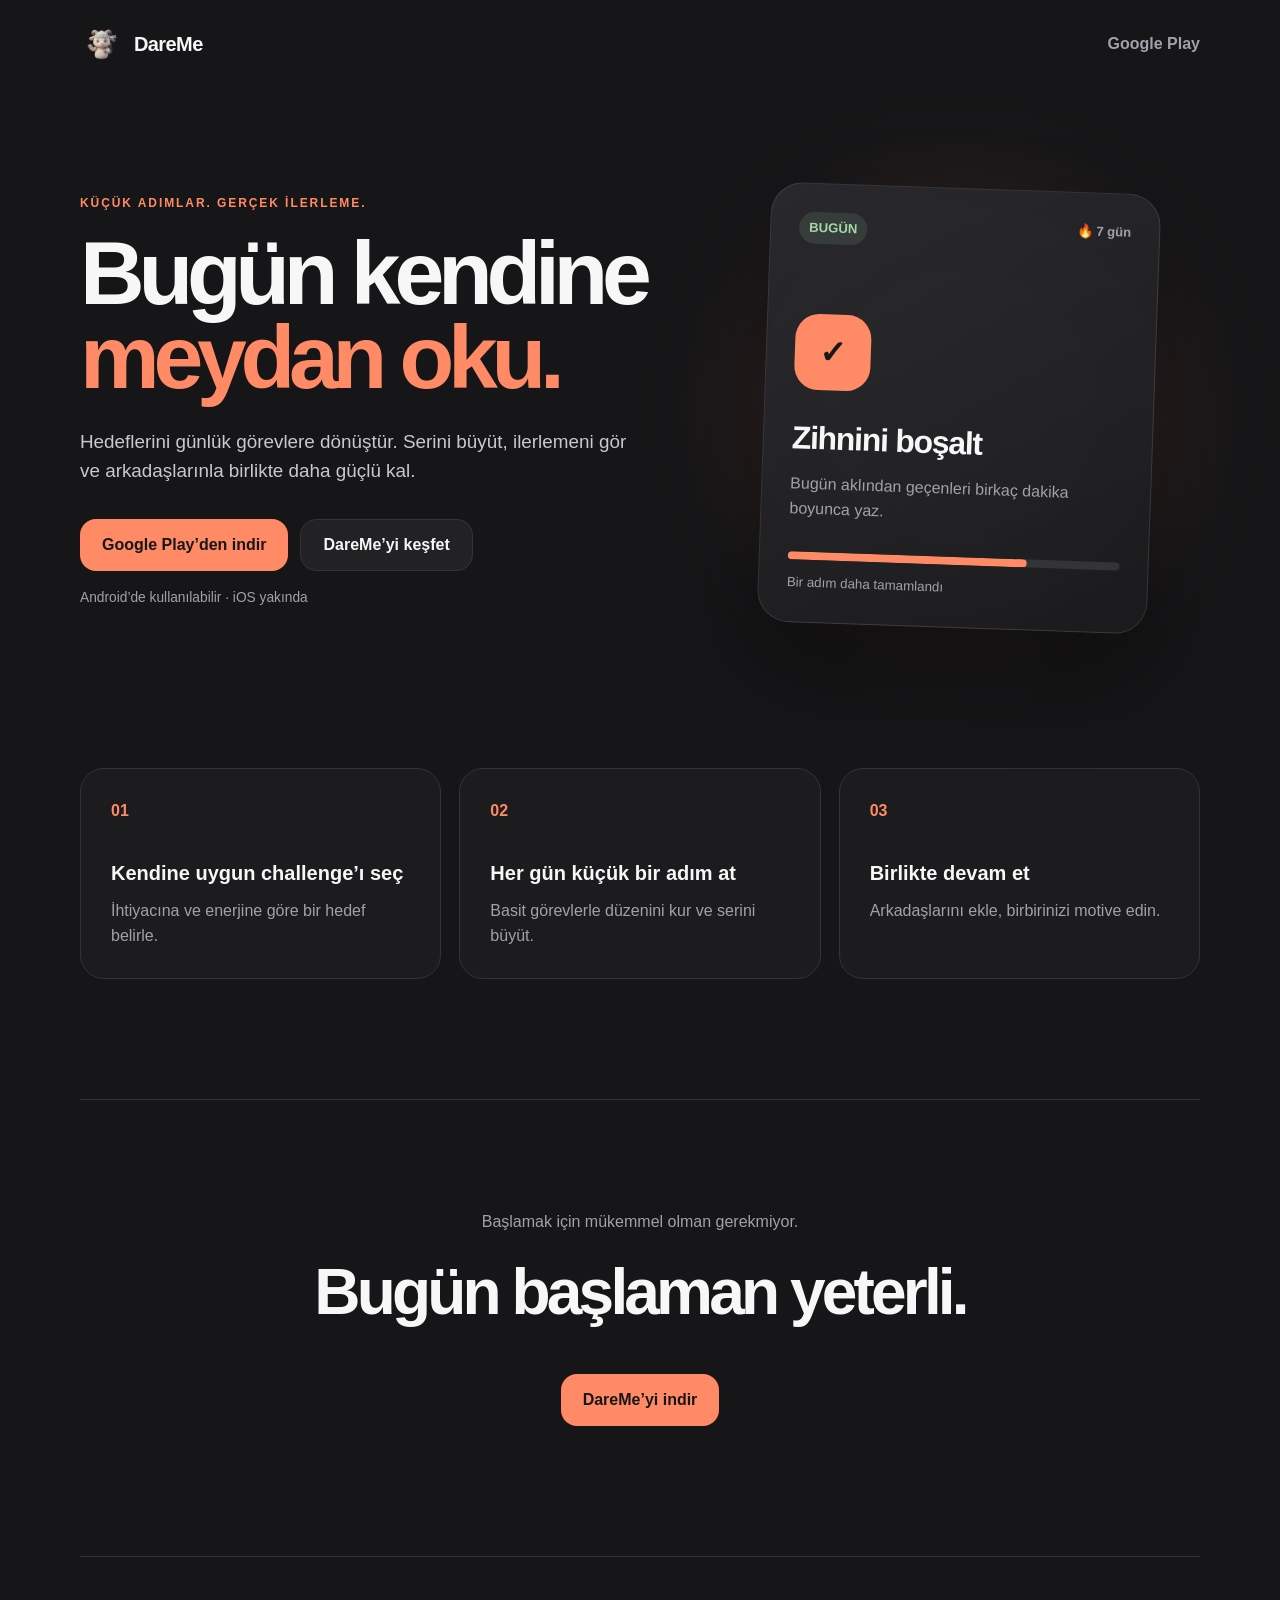
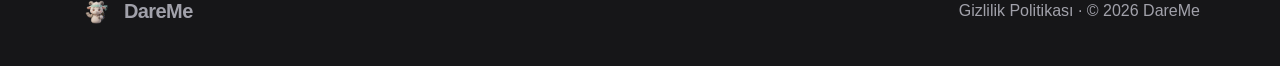
<file: index.html>
<!doctype html>
<html lang="tr">
<head>
  <meta charset="utf-8">
  <meta name="viewport" content="width=device-width, initial-scale=1">
  <meta name="theme-color" content="#161618">
  <meta name="description" content="DareMe ile hedeflerini günlük meydan okumalara dönüştür, serini koru ve arkadaşlarınla birlikte ilerle.">
  <title>DareMe — Bugün kendine meydan oku</title>
  <link rel="icon" href="/assets/app-icon.png">
  <link rel="stylesheet" href="/assets/site.css">
</head>
<body>
  <header class="nav shell">
    <a class="brand" href="/" aria-label="DareMe ana sayfa">
      <img src="/assets/app-icon.png" alt="" width="42" height="42">
      <span>DareMe</span>
    </a>
    <a class="nav-link" href="https://play.google.com/store/apps/details?id=com.menekseync.dareme">Google Play</a>
  </header>

  <main>
    <section class="hero shell">
      <div class="hero-copy">
        <p class="eyebrow">KÜÇÜK ADIMLAR. GERÇEK İLERLEME.</p>
        <h1>Bugün kendine<br><span>meydan oku.</span></h1>
        <p class="lead">Hedeflerini günlük görevlere dönüştür. Serini büyüt, ilerlemeni gör ve arkadaşlarınla birlikte daha güçlü kal.</p>
        <div class="actions">
          <a class="button primary" href="https://play.google.com/store/apps/details?id=com.menekseync.dareme">Google Play’den indir</a>
          <a class="button secondary" href="#features">DareMe’yi keşfet</a>
        </div>
        <p class="ios-note">Android’de kullanılabilir · iOS yakında</p>
      </div>
      <div class="hero-visual" aria-hidden="true">
        <div class="glow"></div>
        <div class="challenge-card">
          <div class="card-top"><span class="pill">BUGÜN</span><span>🔥 7 gün</span></div>
          <div class="challenge-icon">✓</div>
          <h2>Zihnini boşalt</h2>
          <p>Bugün aklından geçenleri birkaç dakika boyunca yaz.</p>
          <div class="progress"><span></span></div>
          <small>Bir adım daha tamamlandı</small>
        </div>
      </div>
    </section>

    <section id="features" class="features shell">
      <article><span>01</span><h2>Kendine uygun challenge’ı seç</h2><p>İhtiyacına ve enerjine göre bir hedef belirle.</p></article>
      <article><span>02</span><h2>Her gün küçük bir adım at</h2><p>Basit görevlerle düzenini kur ve serini büyüt.</p></article>
      <article><span>03</span><h2>Birlikte devam et</h2><p>Arkadaşlarını ekle, birbirinizi motive edin.</p></article>
    </section>

    <section class="closing shell">
      <p>Başlamak için mükemmel olman gerekmiyor.</p>
      <h2>Bugün başlaman yeterli.</h2>
      <a class="button primary" href="https://play.google.com/store/apps/details?id=com.menekseync.dareme">DareMe’yi indir</a>
    </section>
  </main>

  <footer class="shell">
    <div class="brand"><img src="/assets/app-icon.png" alt="" width="32" height="32"><span>DareMe</span></div>
    <p><a href="/privacy/">Gizlilik Politikası</a> · © <span id="year"></span> DareMe</p>
  </footer>
  <script>document.getElementById('year').textContent = new Date().getFullYear();</script>
</body>
</html>
</file>
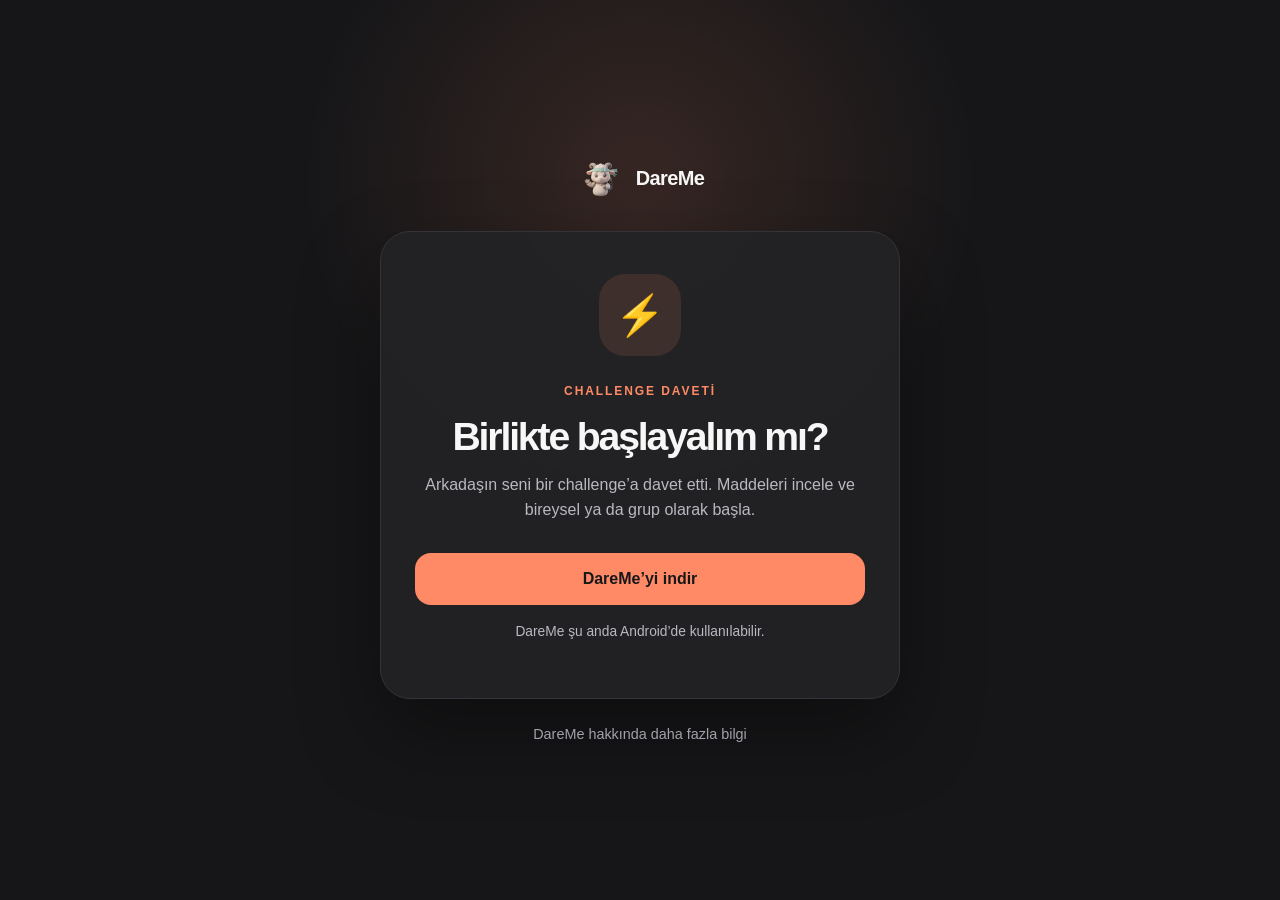
<file: challenge/index.html>
<!doctype html>
<html lang="tr">
<head>
  <meta charset="utf-8">
  <meta name="viewport" content="width=device-width, initial-scale=1">
  <meta name="theme-color" content="#161618">
  <meta name="robots" content="noindex">
  <title>DareMe — Challenge daveti</title>
  <link rel="icon" href="/assets/app-icon.png">
  <link rel="stylesheet" href="/assets/site.css">
</head>
<body class="invite-page">
  <main class="invite-shell">
    <a class="brand" href="/" aria-label="DareMe ana sayfa">
      <img src="/assets/app-icon.png" alt="" width="48" height="48">
      <span>DareMe</span>
    </a>
    <section class="invite-card">
      <div class="invite-icon">⚡</div>
      <p class="eyebrow">CHALLENGE DAVETİ</p>
      <h1 id="challenge-title">Birlikte başlayalım mı?</h1>
      <p id="challenge-description">Arkadaşın seni bir challenge’a davet etti. Maddeleri incele ve bireysel ya da grup olarak başla.</p>
      <a id="challenge-action" class="button primary wide" href="#">DareMe’de incele</a>
      <p id="platform-note" class="helper">Uygulama yüklü değilse Google Play’e yönlendirileceksin.</p>
    </section>
    <a class="home-link" href="/">DareMe hakkında daha fazla bilgi</a>
  </main>
  <script src="/assets/challenge-invite.js"></script>
</body>
</html>
</file>
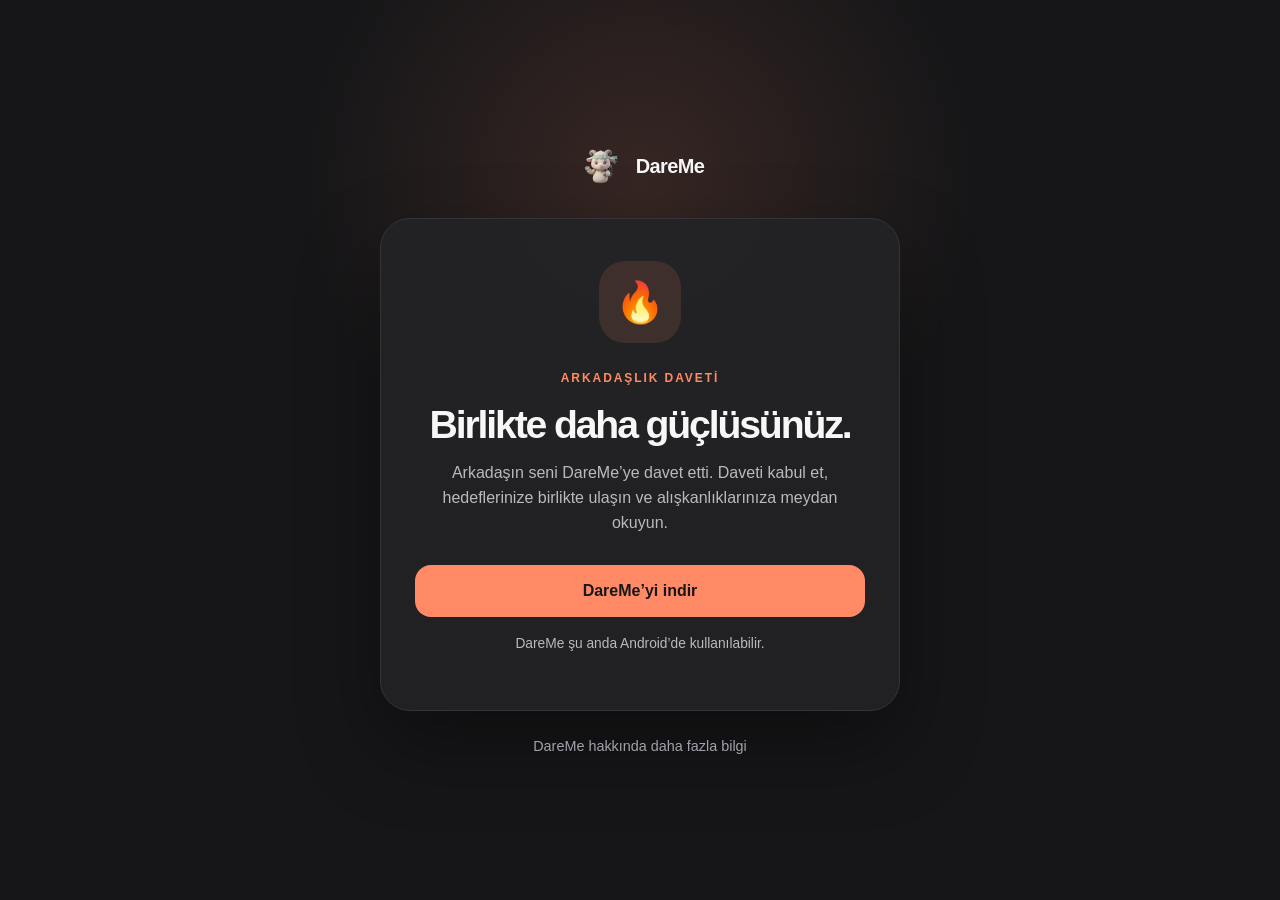
<file: friend/index.html>
<!doctype html>
<html lang="tr">
<head>
  <meta charset="utf-8">
  <meta name="viewport" content="width=device-width, initial-scale=1">
  <meta name="theme-color" content="#161618">
  <meta name="robots" content="noindex">
  <title>DareMe — Arkadaşlık daveti</title>
  <link rel="icon" href="/assets/app-icon.png">
  <link rel="stylesheet" href="/assets/site.css">
</head>
<body class="invite-page">
  <main class="invite-shell">
    <a class="brand" href="/" aria-label="DareMe ana sayfa">
      <img src="/assets/app-icon.png" alt="" width="48" height="48">
      <span>DareMe</span>
    </a>
    <section class="invite-card">
      <div class="invite-icon">🔥</div>
      <p class="eyebrow">ARKADAŞLIK DAVETİ</p>
      <h1>Birlikte daha güçlüsünüz.</h1>
      <p>Arkadaşın seni DareMe’ye davet etti. Daveti kabul et, hedeflerinize birlikte ulaşın ve alışkanlıklarınıza meydan okuyun.</p>
      <a id="invite-action" class="button primary wide" href="#">DareMe’de aç</a>
      <p id="platform-note" class="helper">Uygulama yüklü değilse Google Play’e yönlendirileceksin.</p>
    </section>
    <a class="home-link" href="/">DareMe hakkında daha fazla bilgi</a>
  </main>
  <script src="/assets/invite.js"></script>
</body>
</html>
</file>
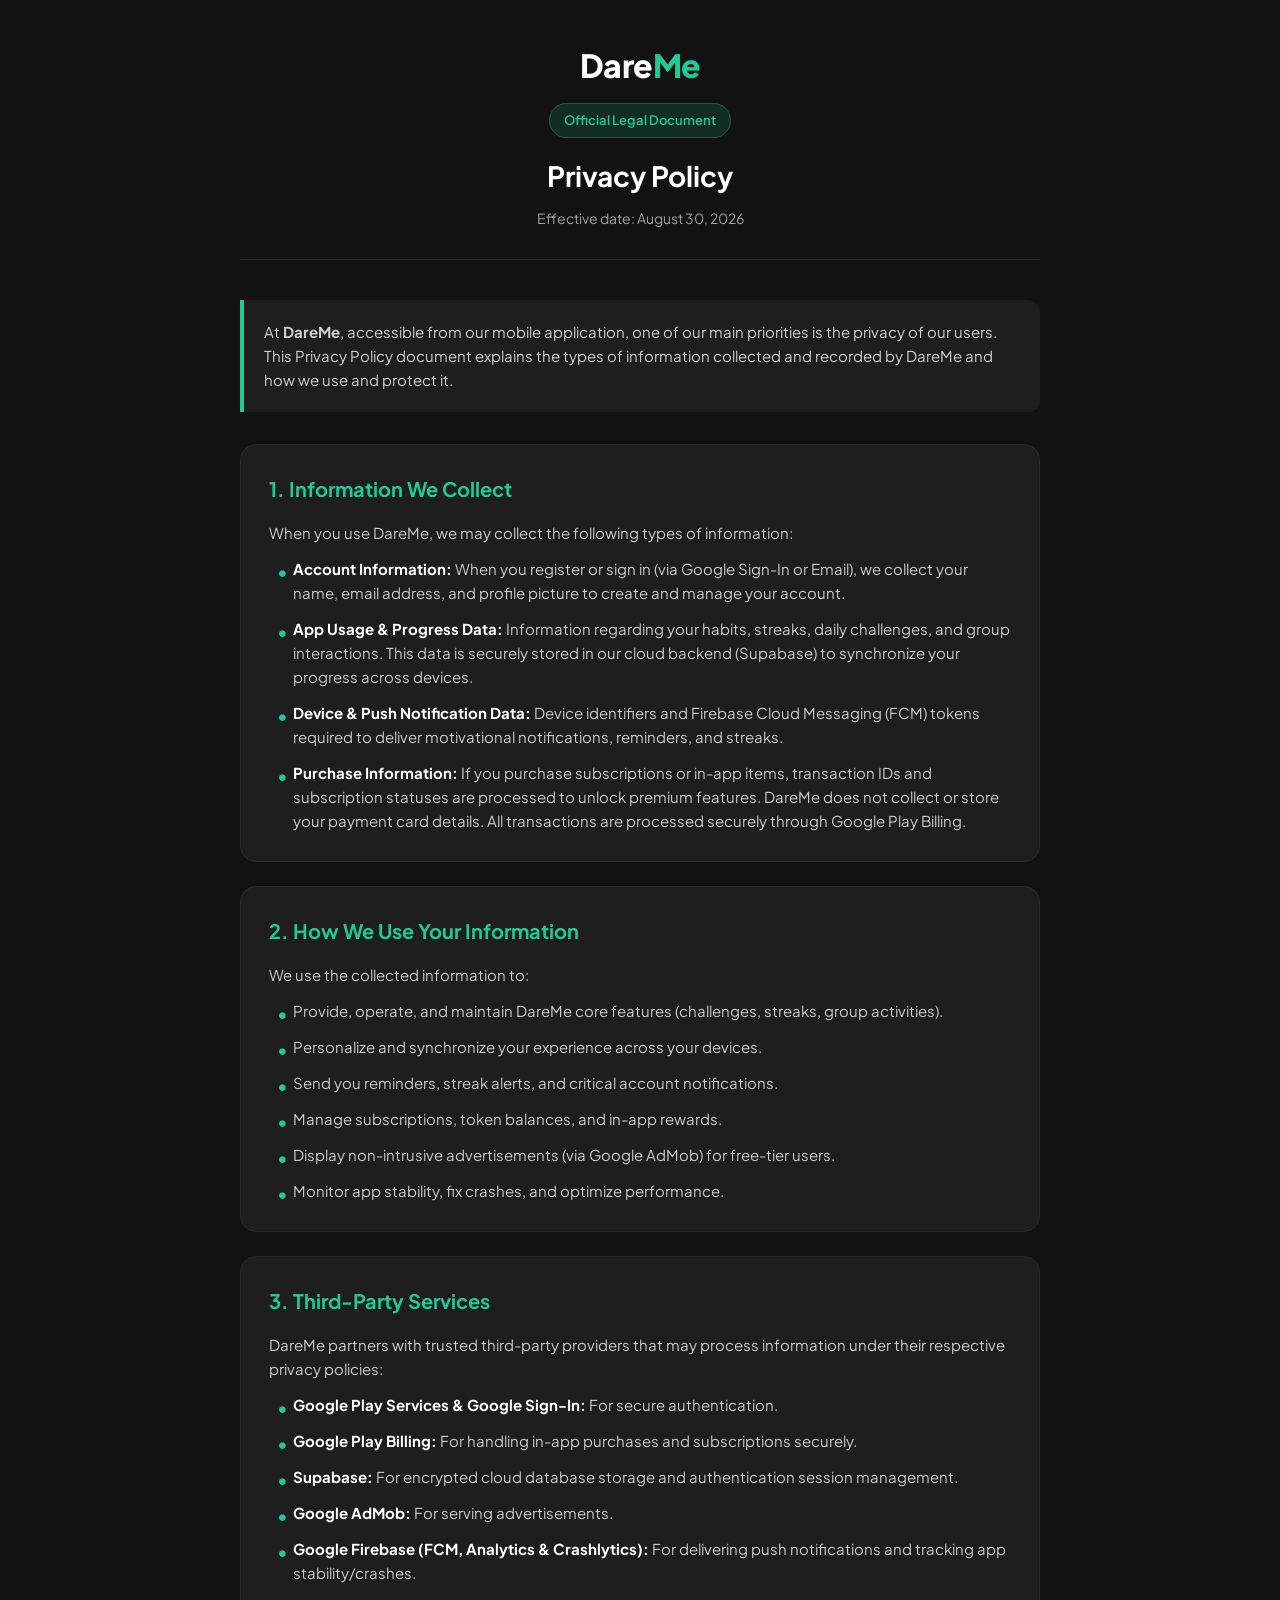
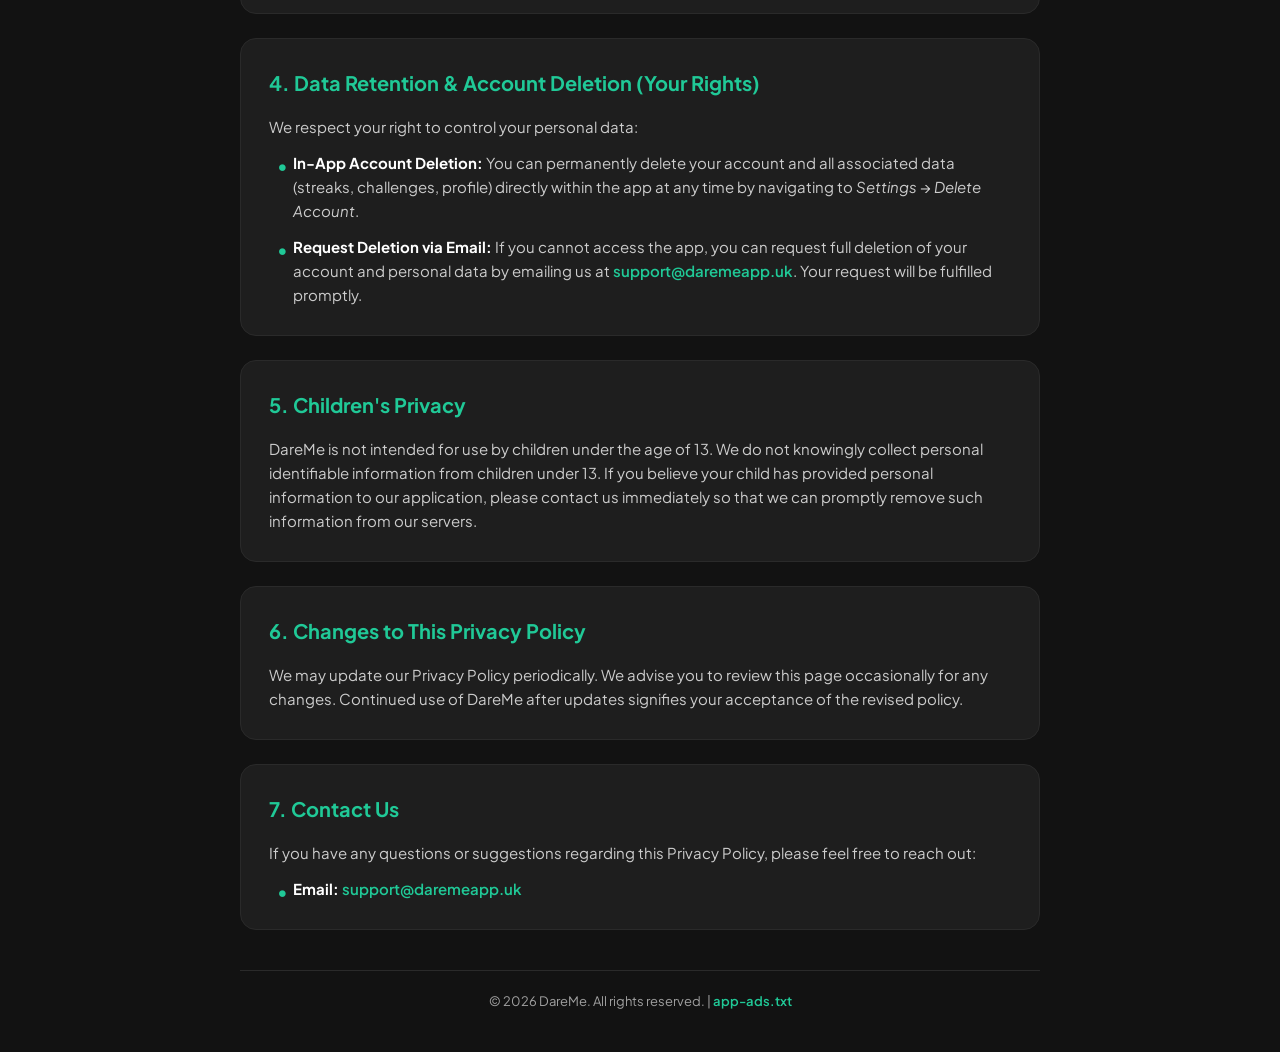
<file: privacy/index.html>
<!DOCTYPE html>
<html lang="en">
<head>
    <meta charset="UTF-8">
    <meta name="viewport" content="width=device-width, initial-scale=1.0">
    <title>Privacy Policy - DareMe</title>
    <link rel="preconnect" href="https://fonts.googleapis.com">
    <link rel="preconnect" href="https://fonts.gstatic.com" crossorigin>
    <link href="https://fonts.googleapis.com/css2?family=Plus+Jakarta+Sans:wght@400;500;600;700;800&display=swap" rel="stylesheet">
    <style>
        :root {
            --bg-color: #121212;
            --card-bg: #1E1E1E;
            --text-primary: #FFFFFF;
            --text-secondary: #A0A0A0;
            --accent-color: #20C997;
            --accent-glow: rgba(32, 201, 151, 0.15);
            --border-color: #2A2A2A;
        }

        * {
            box-sizing: border-box;
            margin: 0;
            padding: 0;
        }

        body {
            font-family: 'Plus Jakarta Sans', sans-serif;
            background-color: var(--bg-color);
            color: var(--text-primary);
            line-height: 1.6;
            padding: 40px 20px;
            display: flex;
            justify-content: center;
        }

        .container {
            max-width: 800px;
            width: 100%;
        }

        header {
            text-align: center;
            margin-bottom: 40px;
            padding-bottom: 30px;
            border-bottom: 1px solid var(--border-color);
        }

        .logo {
            font-size: 32px;
            font-weight: 800;
            letter-spacing: -0.5px;
            color: var(--text-primary);
            margin-bottom: 12px;
            display: inline-block;
        }

        .logo span {
            color: var(--accent-color);
        }

        .badge {
            display: inline-block;
            background-color: var(--accent-glow);
            color: var(--accent-color);
            padding: 6px 14px;
            border-radius: 20px;
            font-size: 13px;
            font-weight: 600;
            margin-bottom: 16px;
            border: 1px solid rgba(32, 201, 151, 0.3);
        }

        h1 {
            font-size: 28px;
            font-weight: 700;
            margin-bottom: 8px;
        }

        .effective-date {
            color: var(--text-secondary);
            font-size: 14px;
        }

        .intro {
            background-color: var(--card-bg);
            border-left: 4px solid var(--accent-color);
            padding: 20px;
            border-radius: 0 12px 12px 0;
            margin-bottom: 32px;
            font-size: 15px;
            color: #D1D1D1;
        }

        section {
            background-color: var(--card-bg);
            border: 1px solid var(--border-color);
            border-radius: 16px;
            padding: 28px;
            margin-bottom: 24px;
            transition: transform 0.2s ease;
        }

        h2 {
            font-size: 20px;
            font-weight: 700;
            color: var(--accent-color);
            margin-bottom: 16px;
            display: flex;
            align-items: center;
            gap: 10px;
        }

        p {
            color: #CCCCCC;
            font-size: 15px;
            margin-bottom: 12px;
        }

        p:last-child {
            margin-bottom: 0;
        }

        ul {
            list-style: none;
            padding: 0;
        }

        li {
            position: relative;
            padding-left: 24px;
            margin-bottom: 12px;
            color: #CCCCCC;
            font-size: 15px;
        }

        li:last-child {
            margin-bottom: 0;
        }

        li::before {
            content: "•";
            color: var(--accent-color);
            font-size: 20px;
            position: absolute;
            left: 8px;
            top: -2px;
        }

        li strong {
            color: var(--text-primary);
        }

        a {
            color: var(--accent-color);
            text-decoration: none;
            font-weight: 600;
        }

        a:hover {
            text-decoration: underline;
        }

        footer {
            text-align: center;
            margin-top: 40px;
            padding-top: 20px;
            color: var(--text-secondary);
            font-size: 13px;
            border-top: 1px solid var(--border-color);
        }

        @media (max-width: 600px) {
            body {
                padding: 20px 12px;
            }
            section {
                padding: 20px;
            }
            h1 {
                font-size: 24px;
            }
        }
    </style>
</head>
<body>
    <div class="container">
        <header>
            <div class="logo">Dare<span>Me</span></div>
            <div>
                <span class="badge">Official Legal Document</span>
            </div>
            <h1>Privacy Policy</h1>
            <div class="effective-date">Effective date: August 30, 2026</div>
        </header>

        <div class="intro">
            At <strong>DareMe</strong>, accessible from our mobile application, one of our main priorities is the privacy of our users. This Privacy Policy document explains the types of information collected and recorded by DareMe and how we use and protect it.
        </div>

        <section>
            <h2>1. Information We Collect</h2>
            <p>When you use DareMe, we may collect the following types of information:</p>
            <ul>
                <li><strong>Account Information:</strong> When you register or sign in (via Google Sign-In or Email), we collect your name, email address, and profile picture to create and manage your account.</li>
                <li><strong>App Usage & Progress Data:</strong> Information regarding your habits, streaks, daily challenges, and group interactions. This data is securely stored in our cloud backend (Supabase) to synchronize your progress across devices.</li>
                <li><strong>Device & Push Notification Data:</strong> Device identifiers and Firebase Cloud Messaging (FCM) tokens required to deliver motivational notifications, reminders, and streaks.</li>
                <li><strong>Purchase Information:</strong> If you purchase subscriptions or in-app items, transaction IDs and subscription statuses are processed to unlock premium features. DareMe does not collect or store your payment card details. All transactions are processed securely through Google Play Billing.</li>
            </ul>
        </section>

        <section>
            <h2>2. How We Use Your Information</h2>
            <p>We use the collected information to:</p>
            <ul>
                <li>Provide, operate, and maintain DareMe core features (challenges, streaks, group activities).</li>
                <li>Personalize and synchronize your experience across your devices.</li>
                <li>Send you reminders, streak alerts, and critical account notifications.</li>
                <li>Manage subscriptions, token balances, and in-app rewards.</li>
                <li>Display non-intrusive advertisements (via Google AdMob) for free-tier users.</li>
                <li>Monitor app stability, fix crashes, and optimize performance.</li>
            </ul>
        </section>

        <section>
            <h2>3. Third-Party Services</h2>
            <p>DareMe partners with trusted third-party providers that may process information under their respective privacy policies:</p>
            <ul>
                <li><strong>Google Play Services & Google Sign-In:</strong> For secure authentication.</li>
                <li><strong>Google Play Billing:</strong> For handling in-app purchases and subscriptions securely.</li>
                <li><strong>Supabase:</strong> For encrypted cloud database storage and authentication session management.</li>
                <li><strong>Google AdMob:</strong> For serving advertisements.</li>
                <li><strong>Google Firebase (FCM, Analytics & Crashlytics):</strong> For delivering push notifications and tracking app stability/crashes.</li>
            </ul>
        </section>

        <section>
            <h2>4. Data Retention & Account Deletion (Your Rights)</h2>
            <p>We respect your right to control your personal data:</p>
            <ul>
                <li><strong>In-App Account Deletion:</strong> You can permanently delete your account and all associated data (streaks, challenges, profile) directly within the app at any time by navigating to <em>Settings → Delete Account</em>.</li>
                <li><strong>Request Deletion via Email:</strong> If you cannot access the app, you can request full deletion of your account and personal data by emailing us at <a href="mailto:support@daremeapp.uk">support@daremeapp.uk</a>. Your request will be fulfilled promptly.</li>
            </ul>
        </section>

        <section>
            <h2>5. Children's Privacy</h2>
            <p>DareMe is not intended for use by children under the age of 13. We do not knowingly collect personal identifiable information from children under 13. If you believe your child has provided personal information to our application, please contact us immediately so that we can promptly remove such information from our servers.</p>
        </section>

        <section>
            <h2>6. Changes to This Privacy Policy</h2>
            <p>We may update our Privacy Policy periodically. We advise you to review this page occasionally for any changes. Continued use of DareMe after updates signifies your acceptance of the revised policy.</p>
        </section>

        <section>
            <h2>7. Contact Us</h2>
            <p>If you have any questions or suggestions regarding this Privacy Policy, please feel free to reach out:</p>
            <ul>
                <li><strong>Email:</strong> <a href="mailto:support@daremeapp.uk">support@daremeapp.uk</a></li>
            </ul>
        </section>

        <footer>
            &copy; 2026 DareMe. All rights reserved. | <a href="https://daremeapp.uk/app-ads.txt" target="_blank">app-ads.txt</a>
        </footer>
    </div>
</body>
</html>
</file>
<file: assets/site.css>
:root{--bg:#161618;--surface:#222225;--surface-2:#1c1c1e;--border:#343438;--text:#f7f7f7;--muted:#a1a1aa;--coral:#ff8a65;--mint:#a5d6a7;--max:1120px}*{box-sizing:border-box}html{scroll-behavior:smooth}body{margin:0;background:var(--bg);color:var(--text);font-family:Inter,ui-sans-serif,-apple-system,BlinkMacSystemFont,"Segoe UI",sans-serif;line-height:1.55}a{color:inherit;text-decoration:none}.shell{width:min(var(--max),calc(100% - 40px));margin:auto}.nav{height:88px;display:flex;align-items:center;justify-content:space-between}.brand{display:flex;align-items:center;gap:12px;font-size:1.25rem;font-weight:800;letter-spacing:-.03em}.brand img{border-radius:12px}.nav-link{color:var(--muted);font-weight:700}.nav-link:hover{color:var(--text)}.hero{min-height:680px;display:grid;grid-template-columns:1.08fr .92fr;align-items:center;gap:72px;padding:70px 0 110px}.eyebrow{font-size:.75rem;font-weight:900;letter-spacing:.16em;color:var(--coral)}h1,h2,p{margin-top:0}.hero h1{font-size:clamp(3.5rem,7vw,6.8rem);line-height:.93;letter-spacing:-.07em;margin:20px 0 28px}.hero h1 span{color:var(--coral)}.lead{max-width:620px;color:#c8c8ce;font-size:1.18rem}.actions{display:flex;gap:12px;flex-wrap:wrap;margin-top:34px}.button{display:inline-flex;min-height:52px;align-items:center;justify-content:center;border-radius:16px;padding:0 22px;font-weight:850;transition:transform .2s,background .2s}.button:hover{transform:translateY(-2px)}.primary{background:var(--coral);color:#171719}.secondary{border:1px solid var(--border);background:var(--surface);color:var(--text)}.ios-note,.helper{color:var(--muted);font-size:.86rem;margin-top:16px}.hero-visual{position:relative;display:grid;place-items:center;min-height:500px}.glow{position:absolute;width:360px;height:360px;border-radius:50%;background:rgba(255,138,101,.22);filter:blur(70px)}.challenge-card{position:relative;width:min(390px,100%);padding:28px;border:1px solid rgba(255,255,255,.1);border-radius:32px;background:linear-gradient(150deg,rgba(42,42,46,.95),rgba(27,27,30,.95));box-shadow:0 40px 90px rgba(0,0,0,.42);transform:rotate(2deg)}.card-top{display:flex;justify-content:space-between;color:var(--muted);font-size:.82rem;font-weight:750}.pill{padding:6px 10px;border-radius:99px;background:rgba(165,214,167,.12);color:var(--mint)}.challenge-icon{width:76px;height:76px;display:grid;place-items:center;border-radius:24px;background:var(--coral);color:#171719;font-size:2rem;font-weight:900;margin:70px 0 24px}.challenge-card h2{font-size:2rem;letter-spacing:-.04em;margin-bottom:8px}.challenge-card p{color:var(--muted)}.progress{height:8px;border-radius:10px;background:#343438;margin:30px 0 10px;overflow:hidden}.progress span{display:block;width:72%;height:100%;background:var(--coral);border-radius:inherit}.challenge-card small{color:var(--muted)}.features{display:grid;grid-template-columns:repeat(3,1fr);gap:18px;padding-bottom:120px}.features article{border:1px solid var(--border);border-radius:24px;background:var(--surface-2);padding:30px}.features article>span{color:var(--coral);font-weight:900}.features h2{font-size:1.25rem;margin:34px 0 10px}.features p{color:var(--muted);margin:0}.closing{text-align:center;padding:110px 20px 130px;border-top:1px solid var(--border)}.closing p{color:var(--muted);margin-bottom:8px}.closing h2{font-size:clamp(2.4rem,5vw,4.4rem);letter-spacing:-.06em;margin-bottom:32px}footer{border-top:1px solid var(--border);min-height:110px;display:flex;align-items:center;justify-content:space-between;color:var(--muted)}footer p{margin:0}.invite-page{min-height:100vh;background:radial-gradient(circle at 50% 20%,rgba(255,138,101,.14),transparent 35%),var(--bg)}.invite-shell{width:min(520px,calc(100% - 32px));min-height:100vh;margin:auto;padding:50px 0;display:flex;flex-direction:column;align-items:center;justify-content:center}.invite-shell>.brand{margin-bottom:28px}.invite-card{text-align:center;width:100%;padding:42px 34px;border:1px solid var(--border);border-radius:30px;background:rgba(34,34,37,.94);box-shadow:0 35px 80px rgba(0,0,0,.35)}.invite-icon{width:82px;height:82px;display:grid;place-items:center;margin:0 auto 26px;border-radius:26px;background:rgba(255,138,101,.12);font-size:2.5rem}.invite-card h1{font-size:2.45rem;line-height:1.05;letter-spacing:-.055em;margin:16px 0}.invite-card>p:not(.eyebrow){color:#b9b9c1}.wide{width:100%;margin-top:14px}.home-link{margin-top:24px;color:var(--muted);font-size:.9rem}.home-link:hover{color:var(--text)}@media(max-width:800px){.nav{height:74px}.hero{grid-template-columns:1fr;gap:30px;padding:52px 0 85px}.hero h1{font-size:clamp(3.5rem,16vw,5.5rem)}.hero-visual{min-height:430px}.features{grid-template-columns:1fr;padding-bottom:80px}.closing{padding:80px 10px 100px}}@media(max-width:480px){.shell{width:min(100% - 28px,var(--max))}.hero{padding-top:34px}.hero h1{font-size:3.55rem}.lead{font-size:1.03rem}.actions{display:grid}.button{width:100%}.hero-visual{min-height:380px}.challenge-card{padding:23px}.challenge-icon{margin-top:48px}.invite-card{padding:36px 22px}.invite-card h1{font-size:2.1rem}footer{flex-direction:column;justify-content:center;gap:12px}}
</file>
